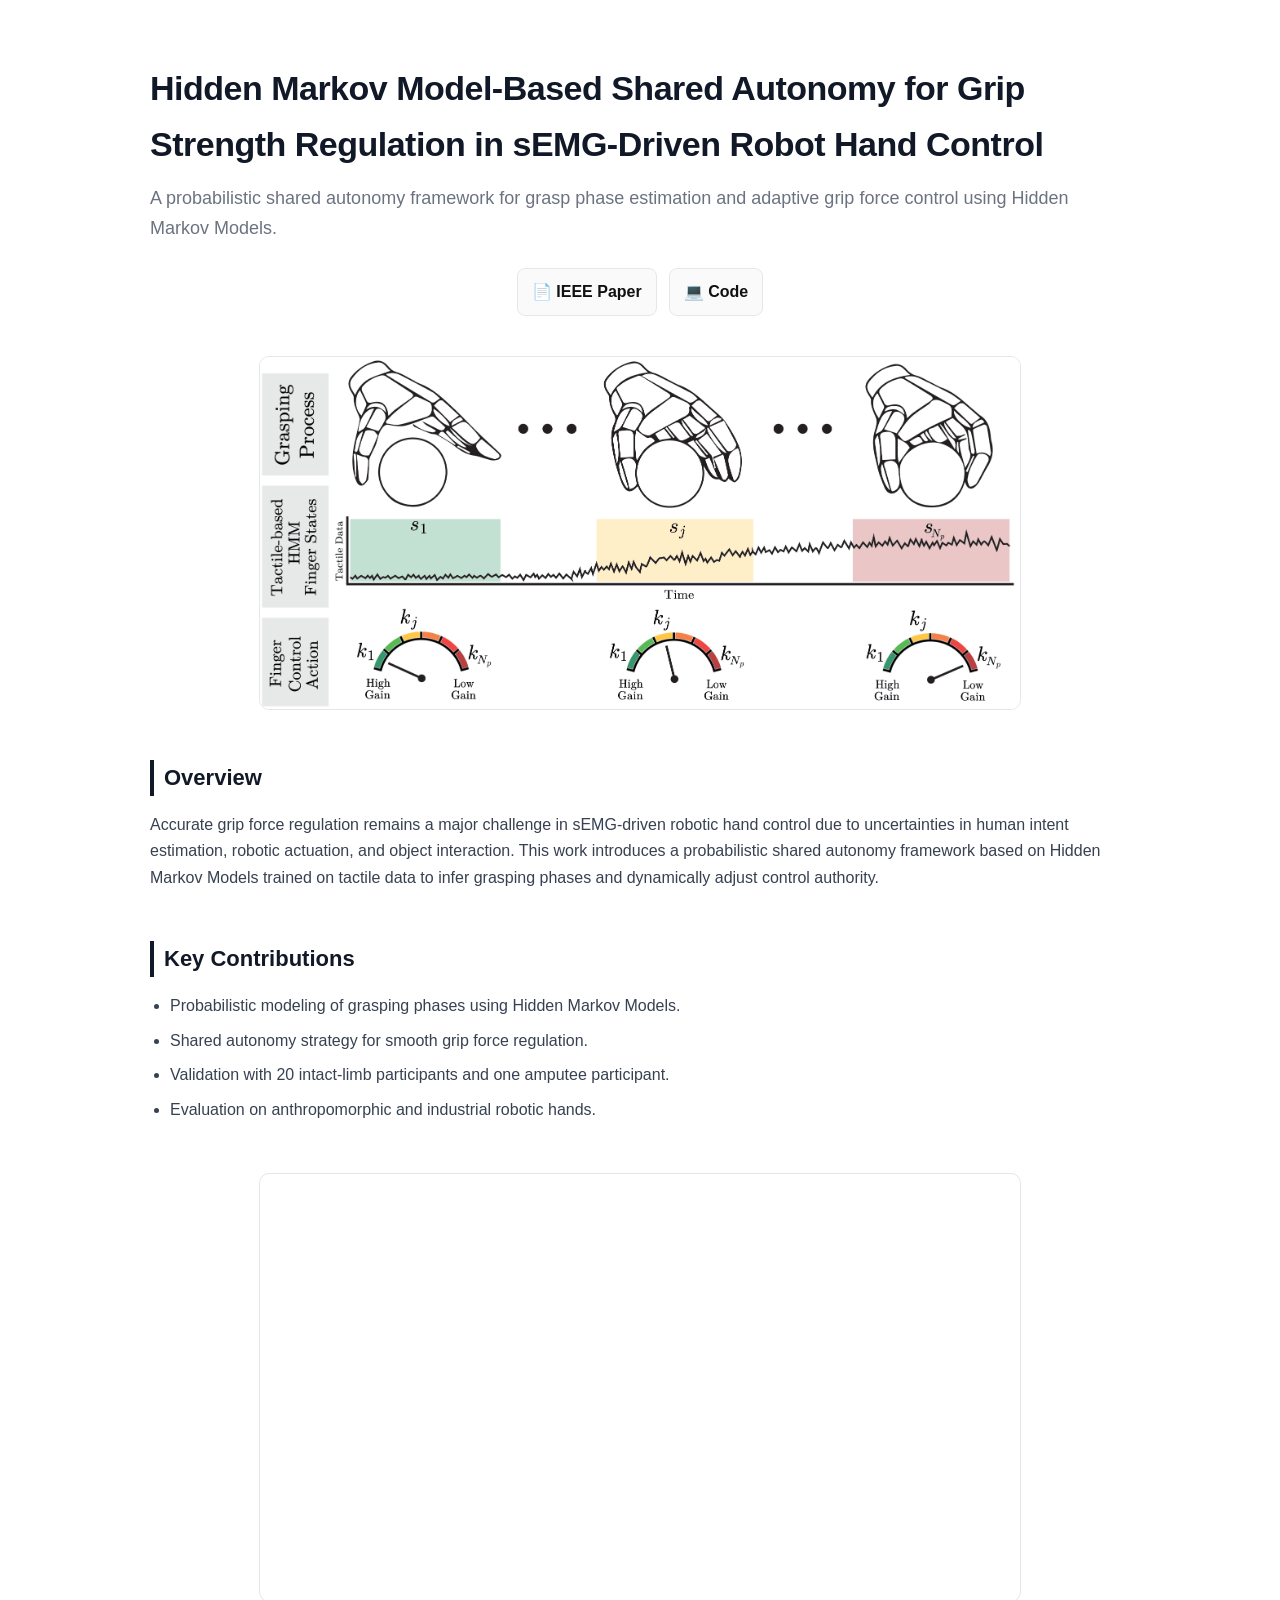
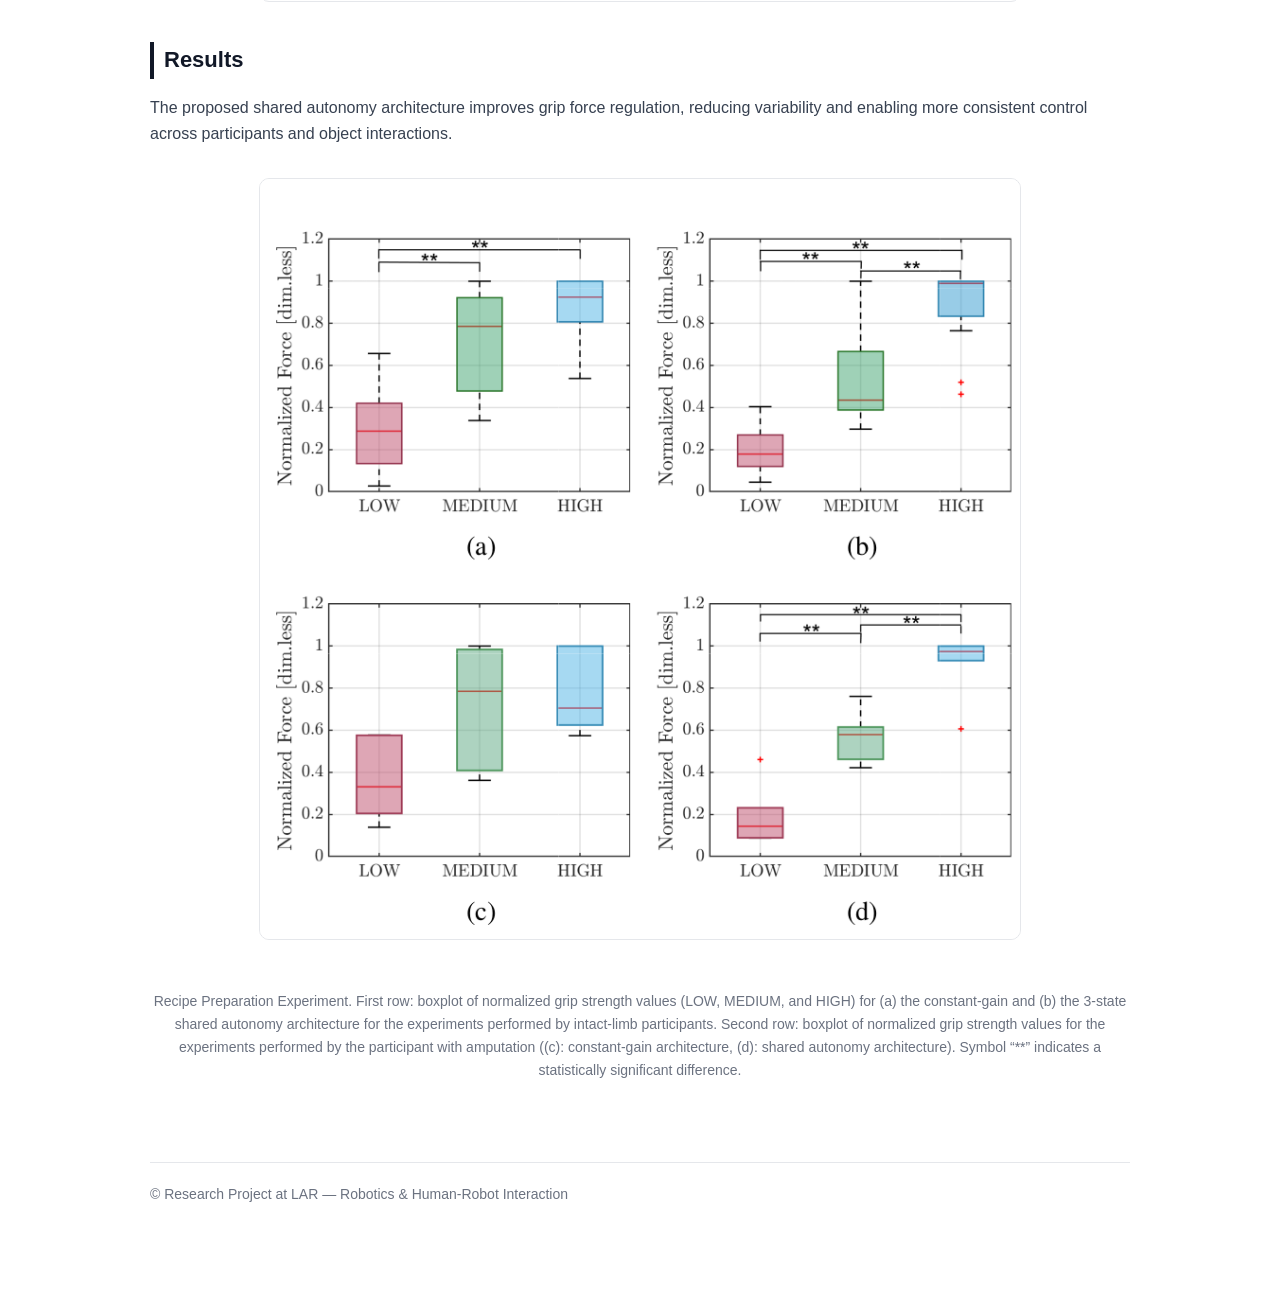
<file: projects/grasp-strength-control/index.html>
<!DOCTYPE html>
<html lang="en">
<head>
<meta charset="UTF-8">
<title>Grasp Strength Control</title>
<meta name="viewport" content="width=device-width, initial-scale=1.0">

<style>
/* =========================
   GLOBAL STYLE (LAB STYLE)
========================= */

body {
  font-family: -apple-system, BlinkMacSystemFont, "Segoe UI", Roboto, Arial, sans-serif;
  margin: 0;
  background: #ffffff;
  color: #111827;
  line-height: 1.65;
}

/* container */
.container {
  max-width: 980px;
  margin: 0 auto;
  padding: 60px 24px;
}

/* =========================
   HERO SECTION
========================= */

.hero-title {
  font-size: 34px;
  font-weight: 700;
  letter-spacing: -0.5px;
  margin-bottom: 12px;
}

.subtitle {
  font-size: 18px;
  color: #6b7280;
  margin-bottom: 24px;
}

/* links */
.links {
  display: flex;
  justify-content: center;
  gap: 12px;
  margin: 20px 0 40px 0;
  flex-wrap: wrap;
}

.links a {
  text-decoration: none;
  padding: 10px 14px;
  border-radius: 8px;
  border: 1px solid #e5e7eb;
  color: #111;
  font-weight: 600;
  background: #fafafa;
  transition: all 0.2s ease;
}

.links a:hover {
  transform: translateY(-2px);
  background: #f3f4f6;
}

/* =========================
   IMAGE
========================= */

.hero-image {
  width: 100%;
  max-width: 760px;
  display: block;
  margin: 30px auto 50px auto;
  border-radius: 10px;
  border: 1px solid #e5e7eb;
}

/* =========================
   VIDEO
========================= */
.video-section {
  display: flex;
  justify-content: center;
  margin: 40px 0;
}

.video-section iframe {
  width: 100%;
  max-width: 760px;
  aspect-ratio: 16 / 9;
  border-radius: 10px;
  border: 1px solid #e5e7eb;
}

/* =========================
   SECTIONS
========================= */

.section {
  margin-bottom: 50px;
}

.section h2 {
  font-size: 22px;
  margin-bottom: 12px;
  border-left: 4px solid #111827;
  padding-left: 10px;
}

p {
  color: #374151;
  font-size: 16px;
}

/* =========================
   LISTS
========================= */

ul {
  padding-left: 20px;
}

li {
  margin-bottom: 8px;
  color: #374151;
}

/* =========================
   FOOTER STYLE (optional)
========================= */

.footer {
  margin-top: 80px;
  padding-top: 20px;
  border-top: 1px solid #e5e7eb;
  font-size: 14px;
  color: #6b7280;
}

</style>
</head>

<body>

<div class="container">

  <!-- ================= HERO ================= -->
  <div class="hero-title">
    Hidden Markov Model-Based Shared Autonomy for Grip Strength Regulation in sEMG-Driven Robot Hand Control
  </div>

  <div class="subtitle">
    A probabilistic shared autonomy framework for grasp phase estimation and adaptive grip force control using Hidden Markov Models.
  </div>

  <div class="links">
    <a href="https://ieeexplore.ieee.org/document/11534103" target="_blank">📄 IEEE Paper</a>
    <a href="https://github.com/alebxrna/" target="_blank">💻 Code</a>
  </div>

  <!-- ================= IMAGE ================= -->
  <img src="images/HMMidea" class="hero-image" alt="Framework Overview">

  <!-- ================= OVERVIEW ================= -->
  <div class="section">
    <h2>Overview</h2>
    <p>
      Accurate grip force regulation remains a major challenge in sEMG-driven robotic hand control
      due to uncertainties in human intent estimation, robotic actuation, and object interaction.
      This work introduces a probabilistic shared autonomy framework based on Hidden Markov Models
      trained on tactile data to infer grasping phases and dynamically adjust control authority.
    </p>
  </div>

  <!-- ================= CONTRIBUTIONS ================= -->
  <div class="section">
    <h2>Key Contributions</h2>
    <ul>
      <li>Probabilistic modeling of grasping phases using Hidden Markov Models.</li>
      <li>Shared autonomy strategy for smooth grip force regulation.</li>
      <li>Validation with 20 intact-limb participants and one amputee participant.</li>
      <li>Evaluation on anthropomorphic and industrial robotic hands.</li>
    </ul>
  </div>

  <!-- ================= VIDEO ================= -->

    <div class="video-section">
    <iframe
        src="https://www.youtube.com/embed/-KRhmyeyA_U"
        title="Demo Video"
        frameborder="0"
        allow="accelerometer; autoplay; clipboard-write; encrypted-media; gyroscope; picture-in-picture"
        allowfullscreen>
    </iframe>
    </div>


<!-- ================= RESULTS ================= -->
<div class="section">
  <h2>Results</h2>

  <p>
    The proposed shared autonomy architecture improves grip force regulation,
    reducing variability and enabling more consistent control across participants and object interactions.
  </p>

  <div style="text-align:center; margin-top:30px;">
    <img src="images/resultsHMM.png" class="hero-image" alt="Amputee participant results">
    <p style="font-size:14px; color:#6b7280;">
      Recipe Preparation Experiment. First row: boxplot of normalized grip
    strength values (LOW, MEDIUM, and HIGH) for (a) the constant-gain and
    (b) the 3-state shared autonomy architecture for the experiments performed
    by intact-limb participants. Second row: boxplot of normalized grip strength
    values for the experiments performed by the participant with amputation ((c):
    constant-gain architecture, (d): shared autonomy architecture). Symbol “**”
    indicates a statistically significant difference.
    </p>
  </div>

  <!-- ================= FOOTER ================= -->
  <div class="footer">
    © Research Project at LAR — Robotics & Human-Robot Interaction
  </div>

</div>

</body>
</html>
</file>
